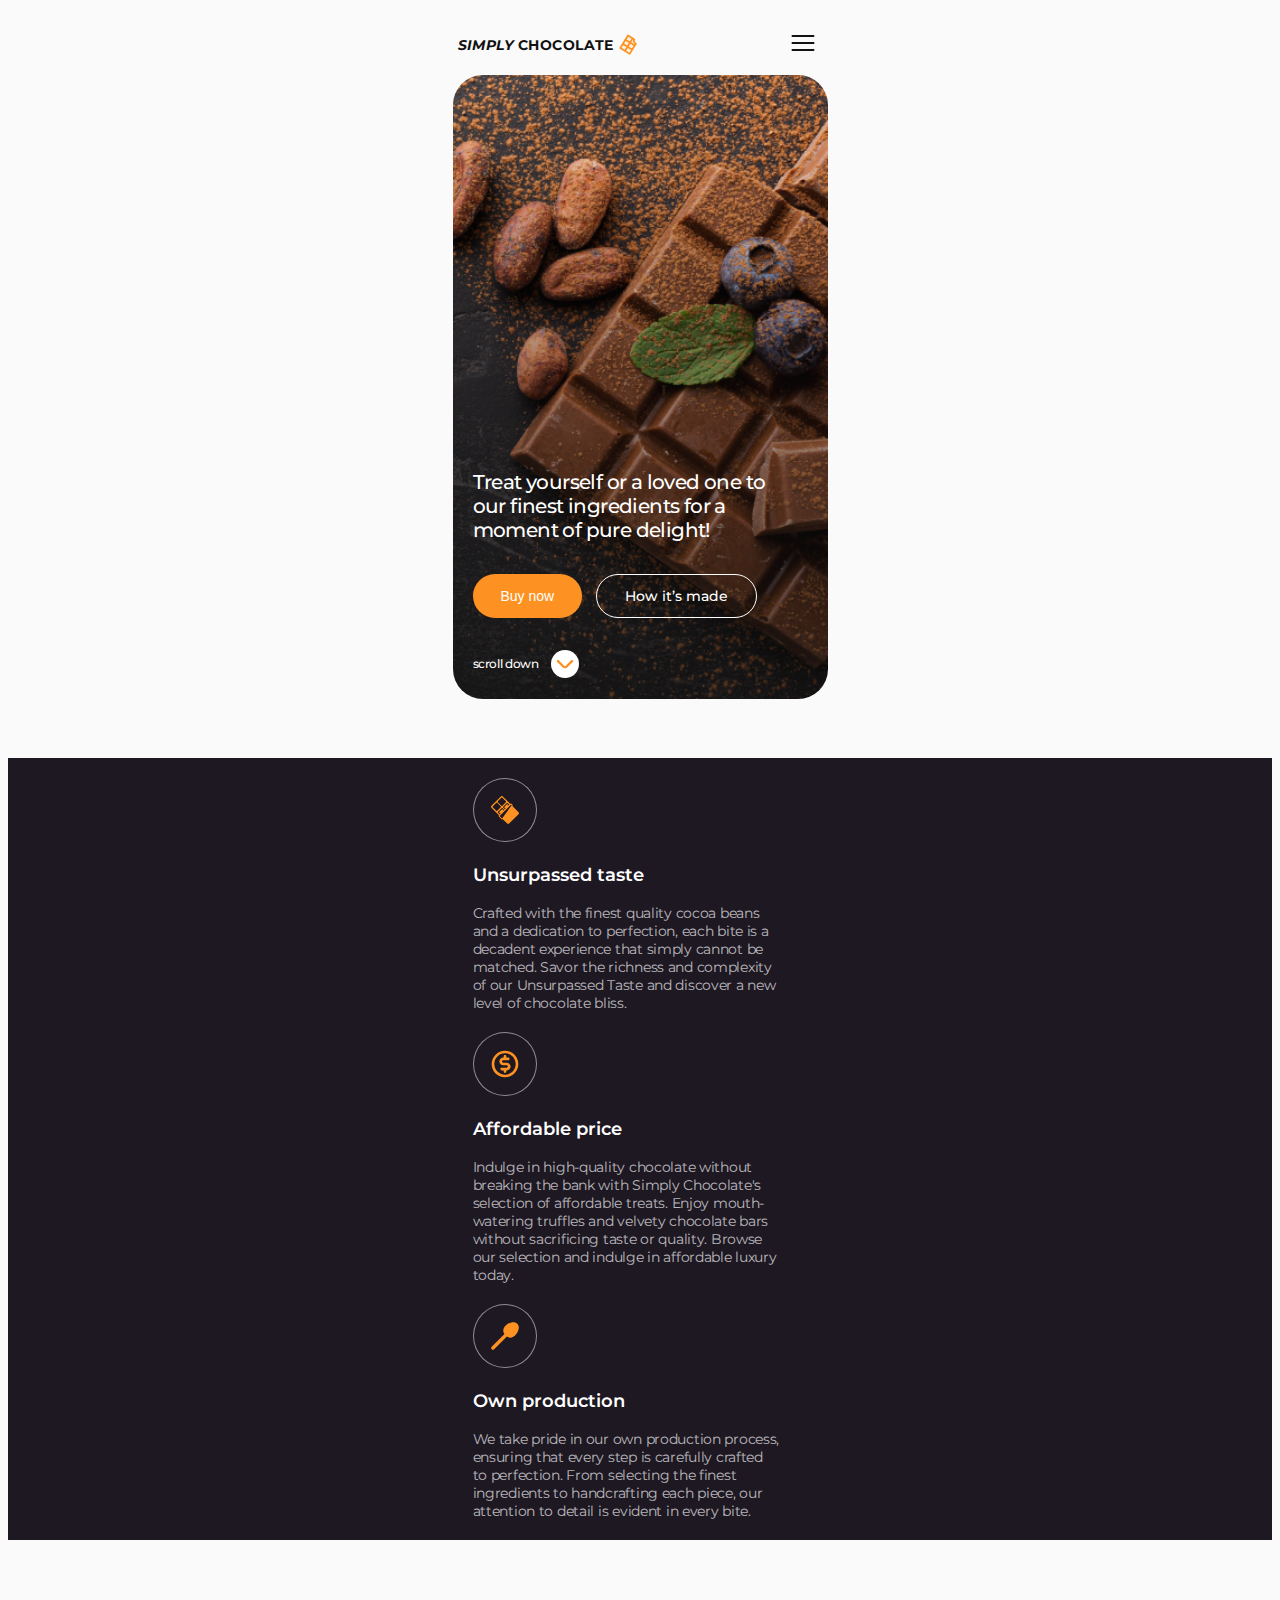
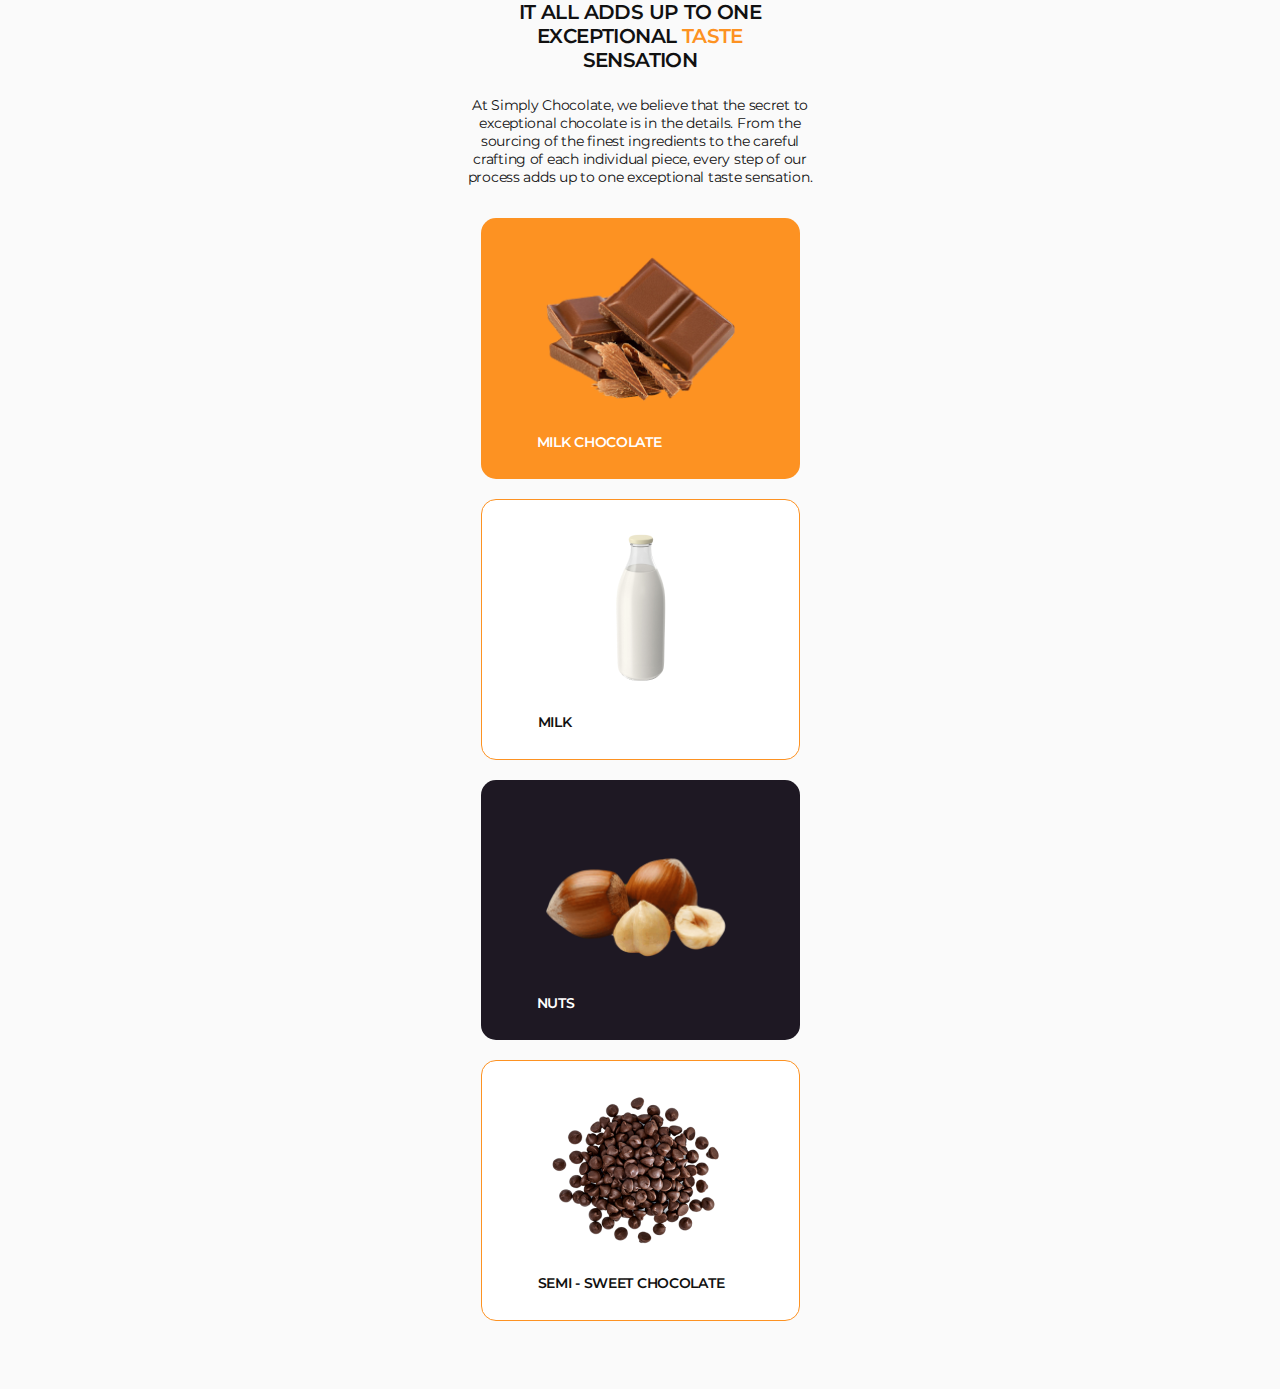
<file: index.html>
<!DOCTYPE html>
<html lang="en">
  <head>
    <meta charset="UTF-8" />
    <meta http-equiv="X-UA-Compatible" content="IE=edge" />
    <meta name="viewport" content="width=device-width, initial-scale=1.0" />
    <title>Simply Chocolate</title>
    <link rel="preconnect" href="https://fonts.googleapis.com" />
    <link rel="preconnect" href="https://fonts.gstatic.com" crossorigin />
    <link
      href="https://fonts.googleapis.com/css2?family=Montserrat:ital,wght@0,400;0,500;0,600;0,700;1,700&display=swap"
      rel="stylesheet"
    />
    <link
      rel="stylesheet"
      href="https://cdnjs.cloudflare.com/ajax/libs/modern-normalize/2.0.0/modern-normalize.css"
      integrity="sha512-gA2Bvu0/hw4oj0Lp8ZHjK+o3S4BE5m8d/wNVy6ktKLhHKPpWLQwv9ixzuWirWOakoJqlBdePq2NhoCaUOQ5npQ=="
      crossorigin="anonymous"
      referrerpolicy="no-referrer"
    />
    <link rel="stylesheet" href="./css/style.css" />
    <link rel="stylesheet" href="./css/media.css" />
  </head>

  <body>
    <!-- header -->
    <header class="page-header">
      <div class="container header-container">
        <a href="" class="logo"
          >SIMPLY <span class="logo-part">CHOCOLATE</span>
          <svg width="21" height="21">
            <use href="./images/icons.svg#icon-logo"></use>
          </svg>
        </a>
        <button class="menu-btn" type="button">
          <svg class="menu-icon" width="28" height="28">
            <use href="./images/icons.svg#icon-menu"></use>
          </svg>
        </button>
      </div>
    </header>

    <!-- main -->
    <main>
      <!-- hero -->
      <section class="hero">
        <div class="container hero-container">
          <h1 class="hero-title">
            Treat yourself or a loved one to our finest ingredients for a moment
            of pure delight!
          </h1>
          <div class="hero-btn-container">
            <button class="hero-btn" type="button">Buy now</button>
            <a class="hero-link" href="">How it’s made</a>
          </div>
          <div class="hero-scroll-container">
            <p class="hero-text">scroll down</p>
            <a class="hero-scroll" href=""
              ><svg class="hero-scroll-icon" width="16" height="16">
                <use href="./images/icons.svg#icon-arrow"></use>
              </svg>
            </a>
          </div>
        </div>
      </section>

      <!-- benefits -->
      <section class="benefits">
        <div class="benefits-container">
          <h2 class="visually-hidden">benefits</h2>
          <ul class="benefits-list">
            <li class="benefits-item">
              <h3 class="benefits-title">Unsurpassed taste</h3>
              <p class="benefits-text">
                Crafted with the finest quality cocoa beans and a dedication to
                perfection, each bite is a decadent experience that simply
                cannot be matched. Savor the richness and complexity of our
                Unsurpassed Taste and discover a new level of chocolate bliss.
              </p>
            </li>
            <li class="benefits-item">
              <h3 class="benefits-title">Affordable price</h3>
              <p class="benefits-text">
                Indulge in high-quality chocolate without breaking the bank with
                Simply Chocolate's selection of affordable treats. Enjoy
                mouth-watering truffles and velvety chocolate bars without
                sacrificing taste or quality. Browse our selection and indulge
                in affordable luxury today.
              </p>
            </li>
            <li class="benefits-item">
              <h3 class="benefits-title">Own production</h3>
              <p class="benefits-text">
                We take pride in our own production process, ensuring that every
                step is carefully crafted to perfection. From selecting the
                finest ingredients to handcrafting each piece, our attention to
                detail is evident in every bite.
              </p>
            </li>
          </ul>
        </div>
      </section>

      <!-- products -->
      <section class="products">
        <div class="container products-container">
          <h2 class="products-title">
            IT ALL ADDS UP TO ONE EXCEPTIONAL
            <span class="orange">TASTE</span> SENSATION
          </h2>
          <p class="products-text">
            At Simply Chocolate, we believe that the secret to exceptional
            chocolate is in the details. From the sourcing of the finest
            ingredients to the careful crafting of each individual piece, every
            step of our process adds up to one exceptional taste sensation.
          </p>
          <ul class="products-list">
            <li class="products-item">
              <img
                src="./images/chocolate.png"
                alt="Bar of chocolate"
                class="products-photo"
                width="224"
                height="171"
              />
              <p class="products-desc">MILK CHOCOLATE</p>
            </li>
            <li class="products-item">
              <img
                src="./images/milk.png"
                alt="Bottle of milk"
                class="products-photo"
                width="224"
                height="171"
              />
              <p class="products-desc">MILK</p>
            </li>
            <li class="products-item">
              <img
                src="./images/nuts.png"
                alt="Nuts"
                class="products-photo"
                width="224"
                height="171"
              />
              <p class="products-desc">NUTS</p>
            </li>
            <li class="products-item">
              <img
                src="./images/semi-sweet-choco.png"
                alt="Semi sweet choco"
                class="products-photo"
                width="224"
                height="171"
              />
              <p class="products-desc">SEMI - SWEET CHOCOLATE</p>
            </li>
          </ul>
        </div>
      </section>
    </main>

    <!-- footer -->
    <footer></footer>
  </body>
</html>
</file>
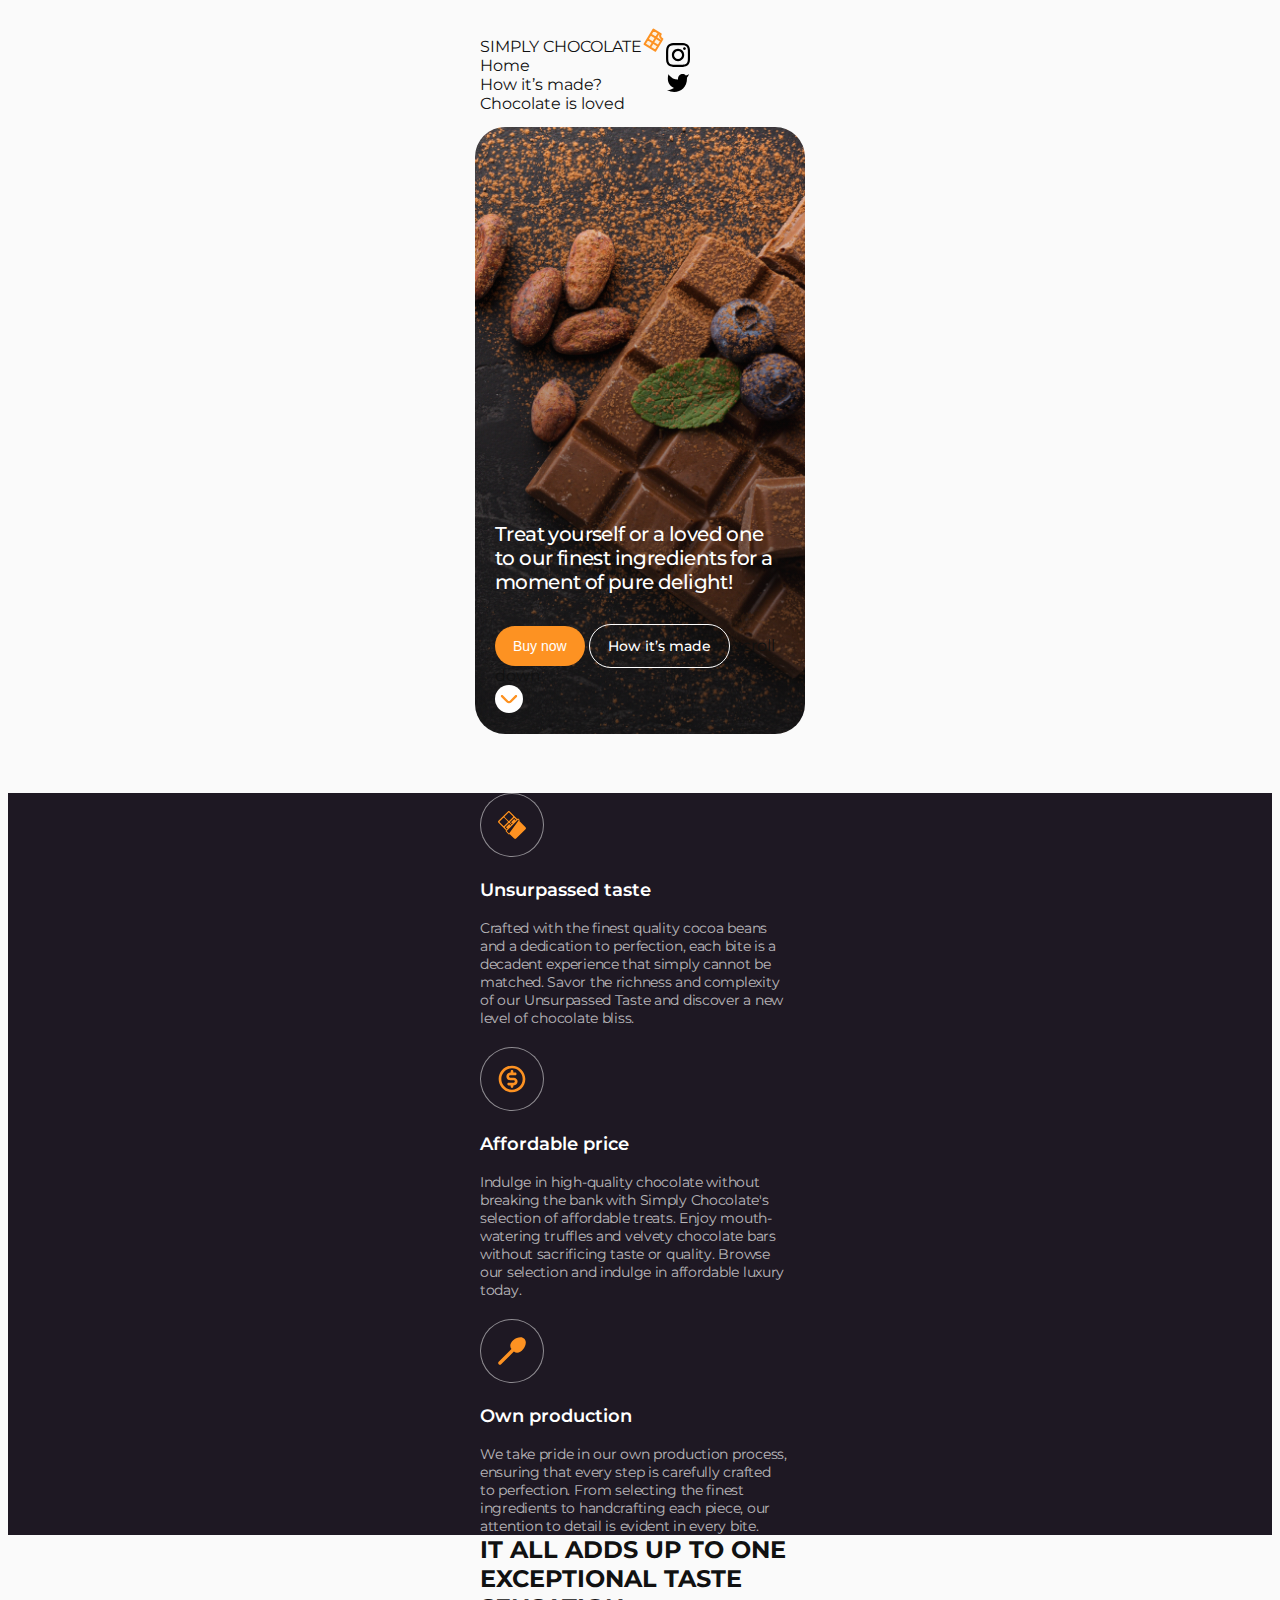
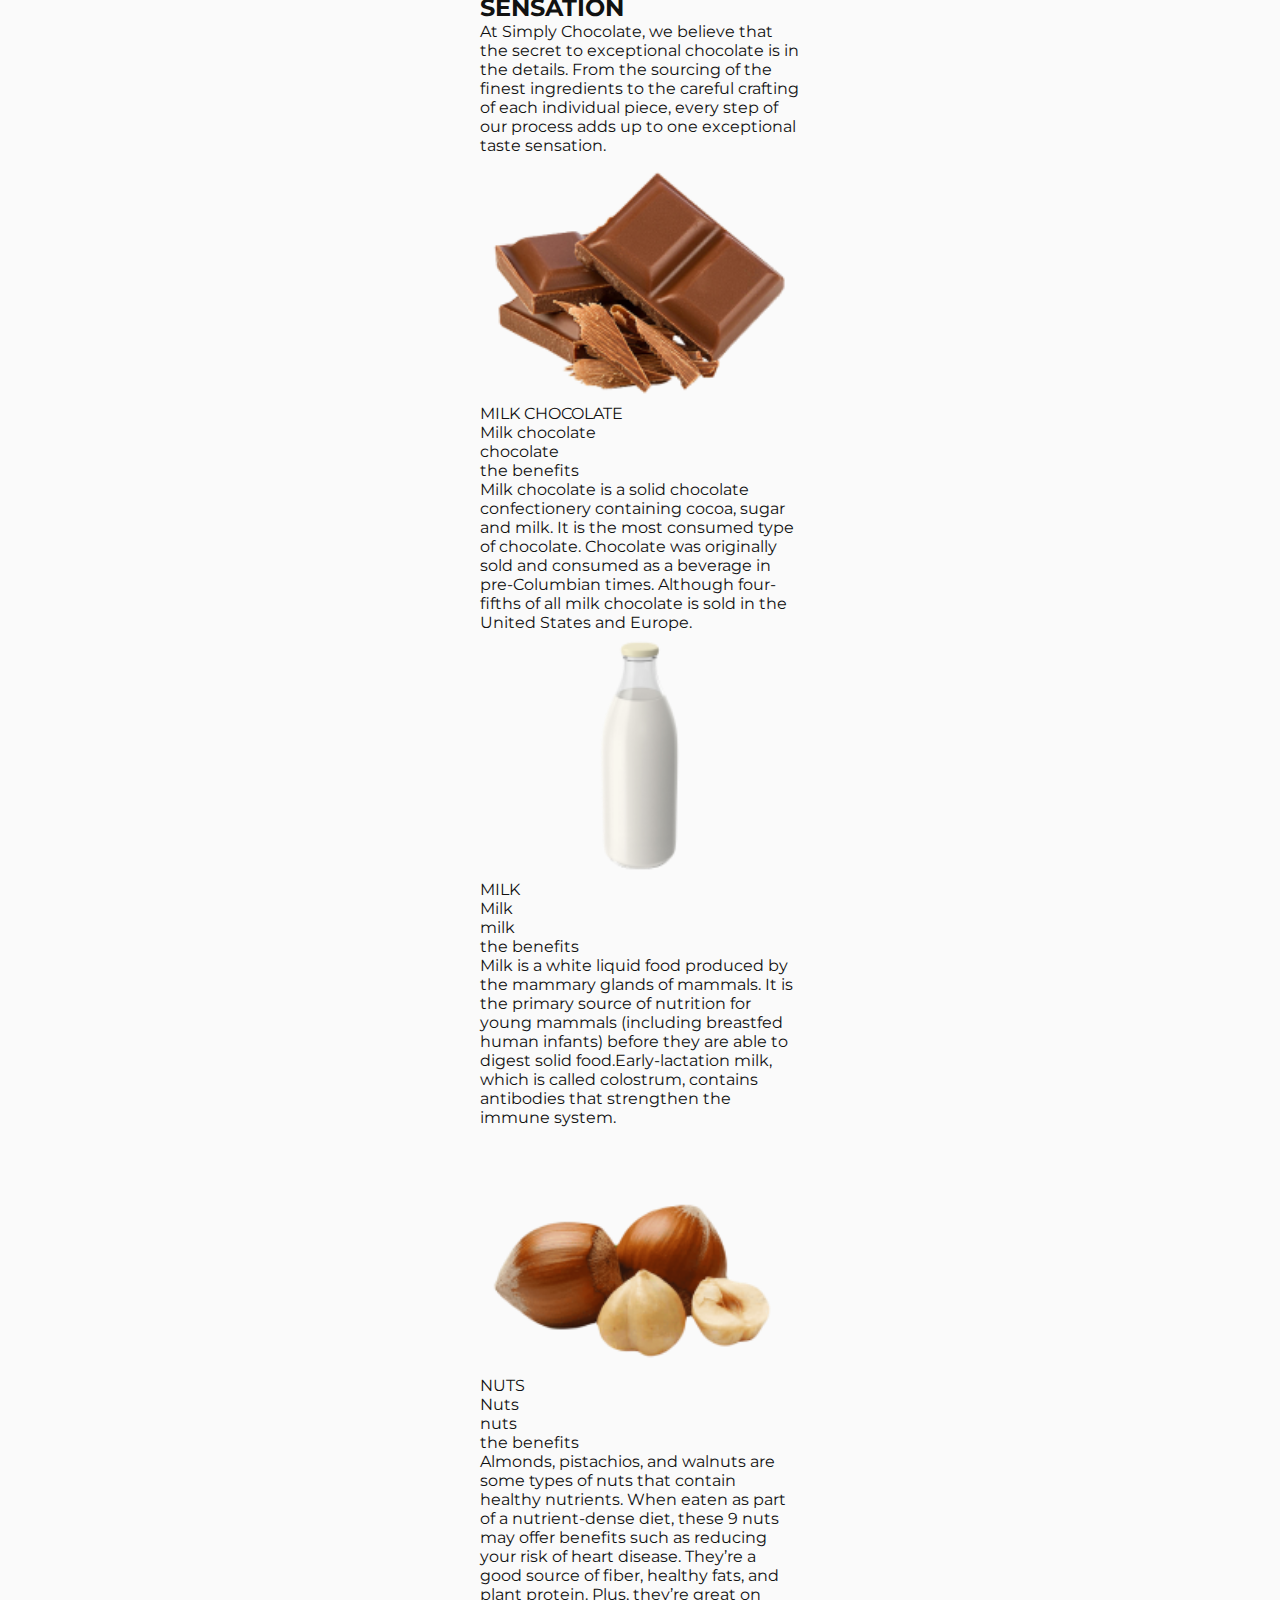
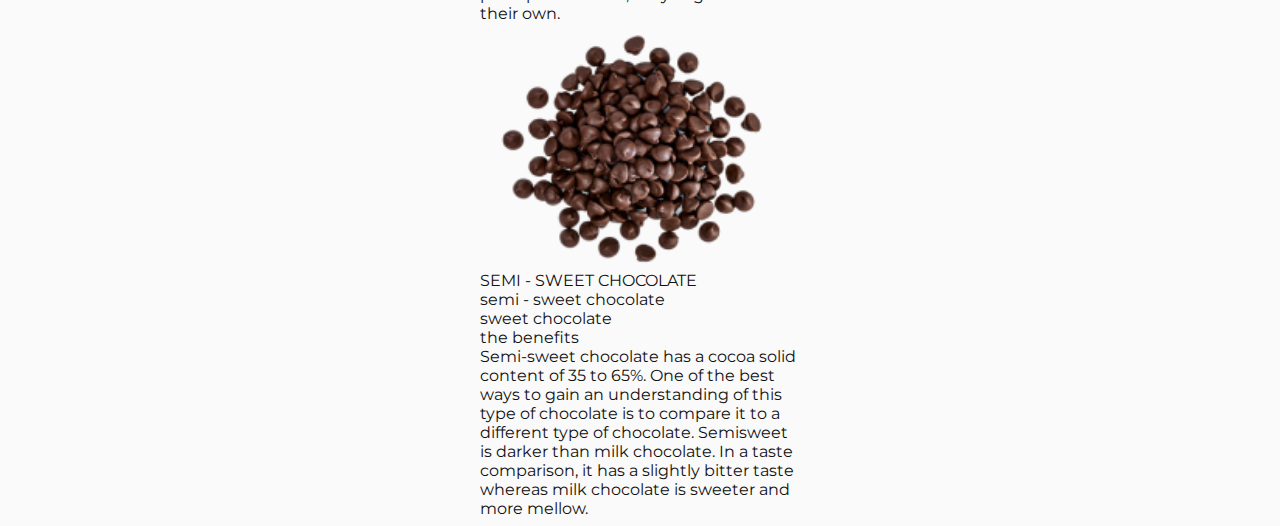
<file: index-pc.html>
<!DOCTYPE html>
<html lang="en">
  <head>
    <meta charset="UTF-8" />
    <meta http-equiv="X-UA-Compatible" content="IE=edge" />
    <meta name="viewport" content="width=device-width, initial-scale=1.0" />
    <title>Simply Chocolate</title>
    <link rel="preconnect" href="https://fonts.googleapis.com" />
    <link rel="preconnect" href="https://fonts.gstatic.com" crossorigin />
    <link
      href="https://fonts.googleapis.com/css2?family=Montserrat:ital,wght@0,400;0,500;0,600;0,700;1,700&display=swap"
      rel="stylesheet"
    />
    <link
      rel="stylesheet"
      href="https://cdnjs.cloudflare.com/ajax/libs/modern-normalize/2.0.0/modern-normalize.css"
      integrity="sha512-gA2Bvu0/hw4oj0Lp8ZHjK+o3S4BE5m8d/wNVy6ktKLhHKPpWLQwv9ixzuWirWOakoJqlBdePq2NhoCaUOQ5npQ=="
      crossorigin="anonymous"
      referrerpolicy="no-referrer"
    />
    <link rel="stylesheet" href="./css/style.css" />
  </head>
  <body>
    <!-- header -->
    <header class="page-header">
      <div class="container header-container">
        <nav class="header-nav">
          <a class="header-logo" href=""
            >SIMPLY<span class="logo-part"> CHOCOLATE</span
            ><svg class="logo-icon" width="24" height="24">
              <use href="./images/icons.svg#icon-logo"></use>
            </svg>
          </a>
          <ul class="header-nav-list">
            <li class="header-nav-item">
              <a class="header-nav-link" href="">Home</a>
            </li>
            <li class="header-nav-item">
              <a class="header-nav-link" href="">How it’s made?</a>
            </li>
            <li class="header-nav-item">
              <a class="header-nav-link" href="">Chocolate is loved</a>
            </li>
          </ul>
        </nav>
        <ul class="header-soc-list">
          <li class="header-soc-item">
            <a
              href="http://instagram.com/"
              class="header-soc-link"
              target="_blank"
              rel="noreferrer noopener"
              ><svg class="header-soc-icon" width="24" height="24">
                <use href="./images/icons.svg#icon-instagram"></use>
              </svg>
            </a>
          </li>
          <li class="header-soc-item">
            <a
              href="http://twitter.com/"
              class="header-soc-link"
              target="_blank"
              rel="noreferrer noopener"
              ><svg class="header-soc-icon" width="24" height="24">
                <use href="./images/icons.svg#icon-twitter"></use>
              </svg>
            </a>
          </li>
        </ul>
      </div>
    </header>
    <main>
      <!-- hero -->
      <section class="hero">
        <div class="hero-container container">
          <h1 class="hero-title">
            Treat yourself or a loved one to our finest ingredients for a moment
            of pure delight!
          </h1>
          <div class="buttons-container">
            <button type="button" class="hero-btn">Buy now</button>
            <a href="" class="hero-link">How it’s made</a>
            <a href="" class="hero-scroll"
              >scroll down<svg class="hero-scroll-icon" width="22" height="22">
                <use href="./images/icons.svg#icon-arrow"></use>
              </svg>
            </a>
          </div>
        </div>
      </section>

      <!-- benefits -->
      <section class="benefits">
        <div class="container">
          <h2 class="title visually-hidden">Benefits</h2>
          <ul class="benefits-list">
            <li class="benefits-item">
              <h3 class="benefits-title">Unsurpassed taste</h3>
              <p class="benefits-text">
                Crafted with the finest quality cocoa beans and a dedication to
                perfection, each bite is a decadent experience that simply
                cannot be matched. Savor the richness and complexity of our
                Unsurpassed Taste and discover a new level of chocolate bliss.
              </p>
            </li>
            <li class="benefits-item">
              <h3 class="benefits-title">Affordable price</h3>
              <p class="benefits-text">
                Indulge in high-quality chocolate without breaking the bank with
                Simply Chocolate's selection of affordable treats. Enjoy
                mouth-watering truffles and velvety chocolate bars without
                sacrificing taste or quality. Browse our selection and indulge
                in affordable luxury today.
              </p>
            </li>
            <li class="benefits-item">
              <h3 class="benefits-title">Own production</h3>
              <p class="benefits-text">
                We take pride in our own production process, ensuring that every
                step is carefully crafted to perfection. From selecting the
                finest ingredients to handcrafting each piece, our attention to
                detail is evident in every bite.
              </p>
            </li>
          </ul>
        </div>
      </section>

      <!-- ingridients -->
      <section class="ingridients">
        <div class="container">
          <h2 class="title ingridients-title">
            IT ALL ADDS UP TO ONE EXCEPTIONAL
            <span class="title-part">TASTE</span> SENSATION
          </h2>
          <p class="ingridients-text">
            At Simply Chocolate, we believe that the secret to exceptional
            chocolate is in the details. From the sourcing of the finest
            ingredients to the careful crafting of each individual piece, every
            step of our process adds up to one exceptional taste sensation.
          </p>
          <ul class="ingridients-list">
            <li class="ingridients-item">
              <img
                src="./images/chocolate.png"
                alt=""
                class="ingridients-image"
                width="206"
                height="160"
              />
              <p class="ingridients-desc">MILK CHOCOLATE</p>
              <div class="cover">
                <p class="cover-title">Milk chocolate</p>
                <ul class="cover-list">
                  <li class="cover-item">
                    <a href="" class="cover-link">chocolate</a>
                  </li>
                  <li class="cover-item">
                    <a href="" class="cover-link">the benefits</a>
                  </li>
                </ul>
                <p class="cover-text">
                  Milk chocolate is a solid chocolate confectionery containing
                  cocoa, sugar and milk. It is the most consumed type of
                  chocolate. Chocolate was originally sold and consumed as a
                  beverage in pre-Columbian times. Although four-fifths of all
                  milk chocolate is sold in the United States and Europe.
                </p>
              </div>
            </li>
            <li class="ingridients-item">
              <img
                src="./images/milk.png"
                alt=""
                class="ingridients-image"
                width="206"
                height="160"
              />
              <p class="ingridients-desc">MILK</p>
              <div class="cover">
                <p class="cover-title">Milk</p>
                <ul class="cover-list">
                  <li class="cover-item">
                    <a href="" class="cover-link">milk</a>
                  </li>
                  <li class="cover-item">
                    <a href="" class="cover-link">the benefits</a>
                  </li>
                </ul>
                <p class="cover-text">
                  Milk is a white liquid food produced by the mammary glands of
                  mammals. It is the primary source of nutrition for young
                  mammals (including breastfed human infants) before they are
                  able to digest solid food.Early-lactation milk, which is
                  called colostrum, contains antibodies that strengthen the
                  immune system.
                </p>
              </div>
            </li>
            <li class="ingridients-item">
              <img
                src="./images/nuts.png"
                alt=""
                class="ingridients-image"
                width="206"
                height="160"
              />
              <p class="ingridients-desc">NUTS</p>
              <div class="cover">
                <p class="cover-title">Nuts</p>
                <ul class="cover-list">
                  <li class="cover-item">
                    <a href="" class="cover-link">nuts</a>
                  </li>
                  <li class="cover-item">
                    <a href="" class="cover-link">the benefits</a>
                  </li>
                </ul>
                <p class="cover-text">
                  Almonds, pistachios, and walnuts are some types of nuts that
                  contain healthy nutrients. When eaten as part of a
                  nutrient-dense diet, these 9 nuts may offer benefits such as
                  reducing your risk of heart disease. They’re a good source of
                  fiber, healthy fats, and plant protein. Plus, they’re great on
                  their own.
                </p>
              </div>
            </li>
            <li class="ingridients-item">
              <img
                src="./images/semi-sweet-choco.png"
                alt=""
                class="ingridients-image"
                width="206"
                height="160"
              />
              <p class="ingridients-desc">SEMI - SWEET CHOCOLATE</p>
              <div class="cover">
                <p class="cover-title">semi - sweet chocolate</p>
                <ul class="cover-list">
                  <li class="cover-item">
                    <a href="" class="cover-link">sweet chocolate</a>
                  </li>
                  <li class="cover-item">
                    <a href="" class="cover-link">the benefits</a>
                  </li>
                </ul>
                <p class="cover-text">
                  Semi-sweet chocolate has a cocoa solid content of 35 to 65%.
                  One of the best ways to gain an understanding of this type of
                  chocolate is to compare it to a different type of chocolate.
                  Semisweet is darker than milk chocolate. In a taste
                  comparison, it has a slightly bitter taste whereas milk
                  chocolate is sweeter and more mellow.
                </p>
              </div>
            </li>
          </ul>
        </div>
      </section>
    </main>
  </body>
</html>
</file>
<file: css/style.css>
:root {
  --brand-color: #fd9222;
  --pressed-state: #e66007;
  --white: #ffffff;
  --text-color: #111111;
  --transition: 300ms linear;
}

h1,
h2,
h3,
h4,
h5,
h6,
p {
  margin-top: 0;
  margin-bottom: 0;
}

ul {
  list-style: none;
  margin-top: 0;
  margin-bottom: 0;
  padding-left: 0;
}

a {
  text-decoration: none;
  color: inherit;
}

img {
  display: block;
  width: 100%;
  height: auto;
}

body {
  font-family: "Montserrat", sans-serif;
  color: var(--text-color);
  background-color: #fafafa;
}

.container {
  width: 100%;
  max-width: 320px;
  padding: 0 15px;
  margin: 0 auto;
}
.visually-hidden {
  position: absolute;
  width: 1px;
  height: 1px;
  margin: -1px;
  border: 0;
  padding: 0;
  white-space: nowrap;
  clip-path: inset(100%);
  clip: rect(0 0 0 0);
  overflow: hidden;
}

/* header */
.page-header {
  padding: 20px 0 14px;
}

.header-container {
  display: flex;
  align-items: center;
}
.logo {
  font-size: 14px;
  font-style: italic;
  font-weight: 700;
  line-height: calc(18 / 14);
  letter-spacing: 0.03em;
  transition: var(--transition);
  display: flex;
  align-items: center;
  gap: 4px;
}
.logo-part {
  font-style: normal;
}

.logo:is(:hover, :active) {
  color: var(--pressed-state);
}

.menu-btn {
  border: none;
  background-color: transparent;
  cursor: pointer;
  margin-left: auto;
}

.menu-icon {
  stroke: #111111;
  transition: stroke var(--transition);
}

.menu-icon:is(:hover, :active) {
  stroke: var(--pressed-state);
}

/* hero */

.hero {
  padding-bottom: 59px;
}
.hero-container {
  background-image: linear-gradient(
      180deg,
      rgba(17, 17, 17, 0) 0%,
      rgba(17, 17, 17, 0.4) 100%
    ),
    url(../images/hero-bg-mob.jpg);
  background-position: center;
  background-repeat: no-repeat;
  background-size: cover;
  max-width: 290px;
  background-color: #e9a07e;
  border-radius: 30px;
  padding: 395px 20px 21px 20px;
}

@media (min-device-pixel-ratio: 2),
  (min-resolution: 192dpi),
  (min-resolution: 2dppx) {
  .hero {
    background-image: linear-gradient(
        rgba(46, 47, 66, 0.7),
        rgba(46, 47, 66, 0.7)
      ),
      url(../images/hero-bg-mob-2x.jpg);
  }
}

.hero-title {
  max-width: 299px;
  color: var(--white);
  font-size: 20px;
  font-weight: 500;
  line-height: 24px;
  letter-spacing: -0.6px;
  margin-bottom: 32px;
}

.hero-btn-container {
  display: flex;
  gap: 10px;
  margin-bottom: 32px;
}
.hero-btn {
  border-radius: 100px;
  background: #fd9222;
  padding: 12px 18px;
  border: none;
  color: var(--white);
  font-size: 14px;
  font-weight: 500;
  line-height: normal;
  cursor: pointer;
}

.hero-link {
  border-radius: 100px;
  background: transparent;
  padding: 12px 18px;
  border: 1px solid var(--white);
  color: var(--white);
  font-size: 14px;
  font-weight: 500;
  line-height: normal;
}

.hero-scroll-container {
  display: flex;
  gap: 12px;
  align-content: center;
}

.hero-text {
  display: flex;
  align-items: center;
  color: var(--white);
  font-size: 12px;
  font-weight: 500;
  line-height: 14px;
  letter-spacing: -0.36px;
}

.hero-scroll-icon {
  fill: var(--brand-color);
  display: flex;
  align-items: center;
  justify-content: center;
  width: 28px;
  height: 28px;
  border-radius: 28px;
  background: #fff;
}

/* benefits */
.benefits {
  background-color: #1e1823;
}
.benefits-container {
  padding: 20px;
  width: 100%;
  max-width: 290px;
  margin: 0 auto;
}

.benefits-list {
  display: flex;
  flex-direction: column;
  gap: 20px;
}

.benefits-item::before {
  content: "";
  width: 62px;
  height: 62px;
  border: 1px solid rgba(255, 255, 255, 0.5);
  border-radius: 50%;
  display: block;
  margin-bottom: 22px;
}

.benefits-item:first-child::before {
  background-image: url(../images/chocolate-bar.svg);
  background-position: center;
  background-repeat: no-repeat;
}

.benefits-item:nth-child(2)::before {
  background-image: url(../images/coin.svg);
  background-position: center;
  background-repeat: no-repeat;
}

.benefits-item:last-child::before {
  background-image: url(../images/spoon.svg);
  background-position: center;
  background-repeat: no-repeat;
}

.benefits-title {
  color: var(--white);
  font-size: 18px;
  font-weight: 600;
  line-height: normal;
  margin-bottom: 18px;
}

.benefits-text {
  color: rgba(255, 255, 255, 0.7);
  font-size: 14px;
  line-height: normal;
  letter-spacing: -0.28px;
  max-width: 308px;
}

/* products */
.products {
  padding: 60px 0;
}

.products-container {
  display: flex;
  flex-direction: column;
  justify-content: center;
  align-items: center;
}
.products-title {
  max-width: 283px;
  height: 72px;
  color: #111;
  text-align: center;
  font-size: 20px;
  font-weight: 600;
  line-height: 24px;
  letter-spacing: -0.6px;
  text-transform: uppercase;
  margin-bottom: 24px;
}

.products-title span {
  color: var(--brand-color);
}

.products-text {
  color: #111;
  text-align: center;
  font-size: 14px;
  font-weight: 400;
  line-height: 18px;
  letter-spacing: -0.28px;
  margin-bottom: 32px;
}

.products-list {
  display: flex;
  flex-direction: column;
  gap: 20px;
}

.products-item {
  border-radius: 15px;
  padding: 28px 55px 28px 56px;
}

.products-item:first-child {
  background-color: var(--brand-color);
}

.products-item:nth-child(2) {
  border: 1px solid #fd9222;
  background-color: var(--white);
}
.products-item:nth-child(3) {
  background-color: #1e1823;
}
.products-item:last-child {
  border: 1px solid #fd9222;
  background-color: var(--white);
}

.products-desc {
  color: #fff;
  font-size: 14px;
  font-weight: 600;
  line-height: 18px;
  letter-spacing: -0.28px;
  text-transform: uppercase;
  margin-top: 25px;
}

.products-item:nth-child(2) p {
  color: #111111;
}
.products-item:last-child p {
  color: #111111;
}
</file>
<file: css/media.css>
@media screen and (min-width: 365px) {
  .container {
    max-width: 365px;
  }
  .hero-container {
    max-width: 335px;
  }
  .hero-btn-container {
    gap: 14px;
  }
  .hero-btn {
    padding: 12px 28px;
    font-weight: 600px;
  }
  .hero-link {
    padding: 12px 28px;
    font-weight: 600px;
  }
  .benefits-container {
    max-width: 335px;
  }
}
</file>
